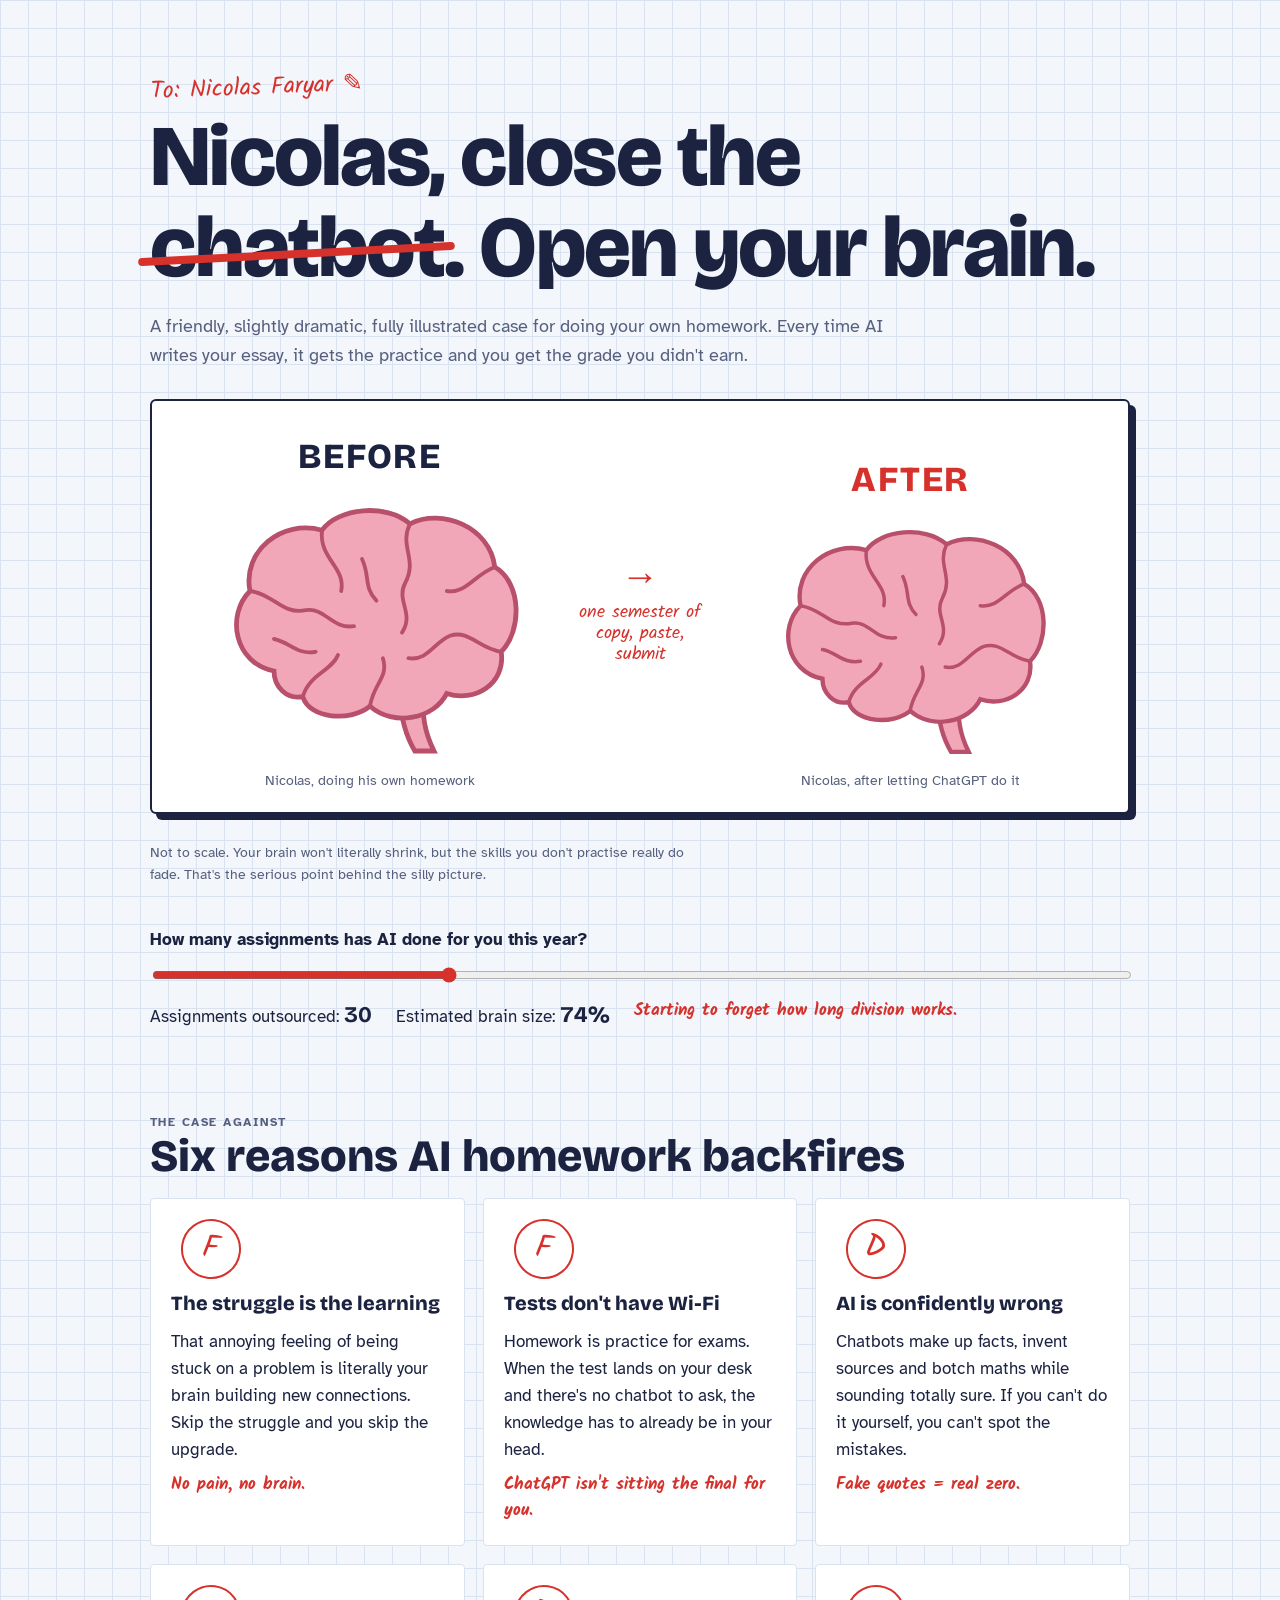
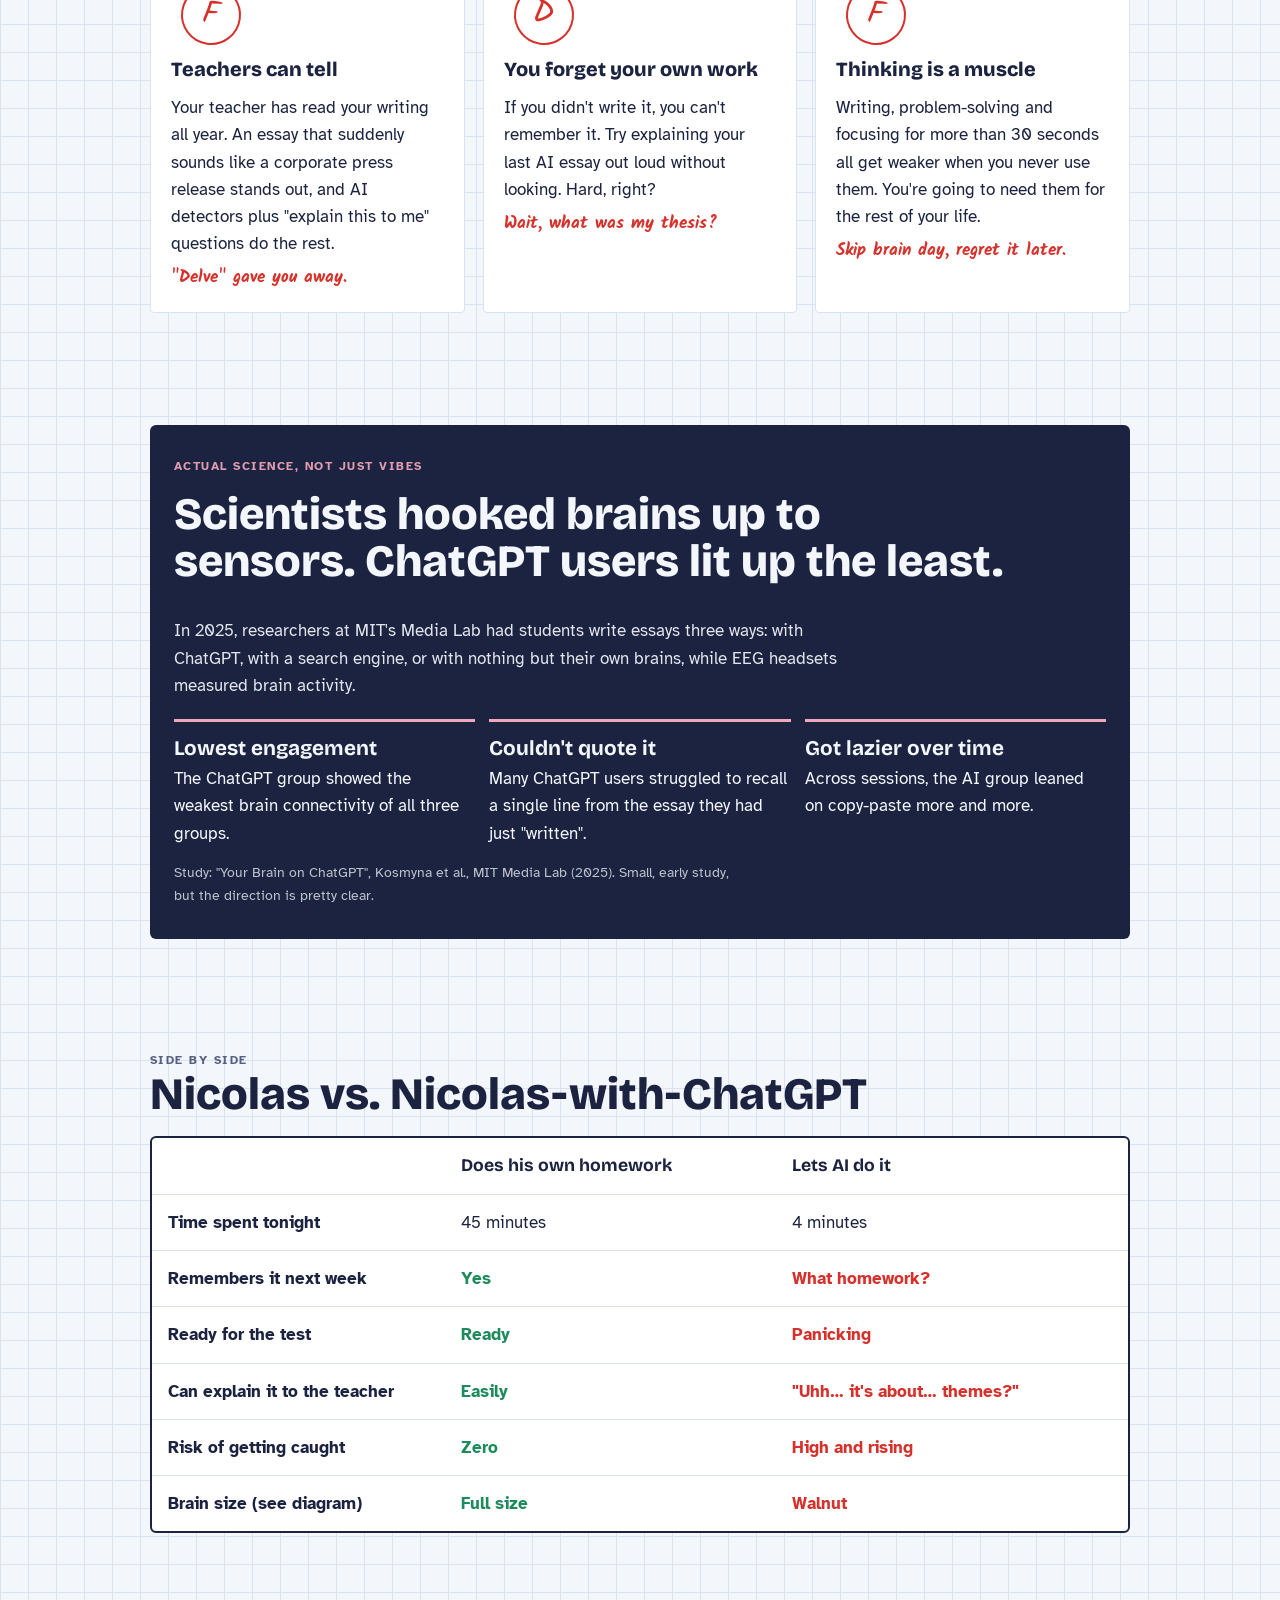
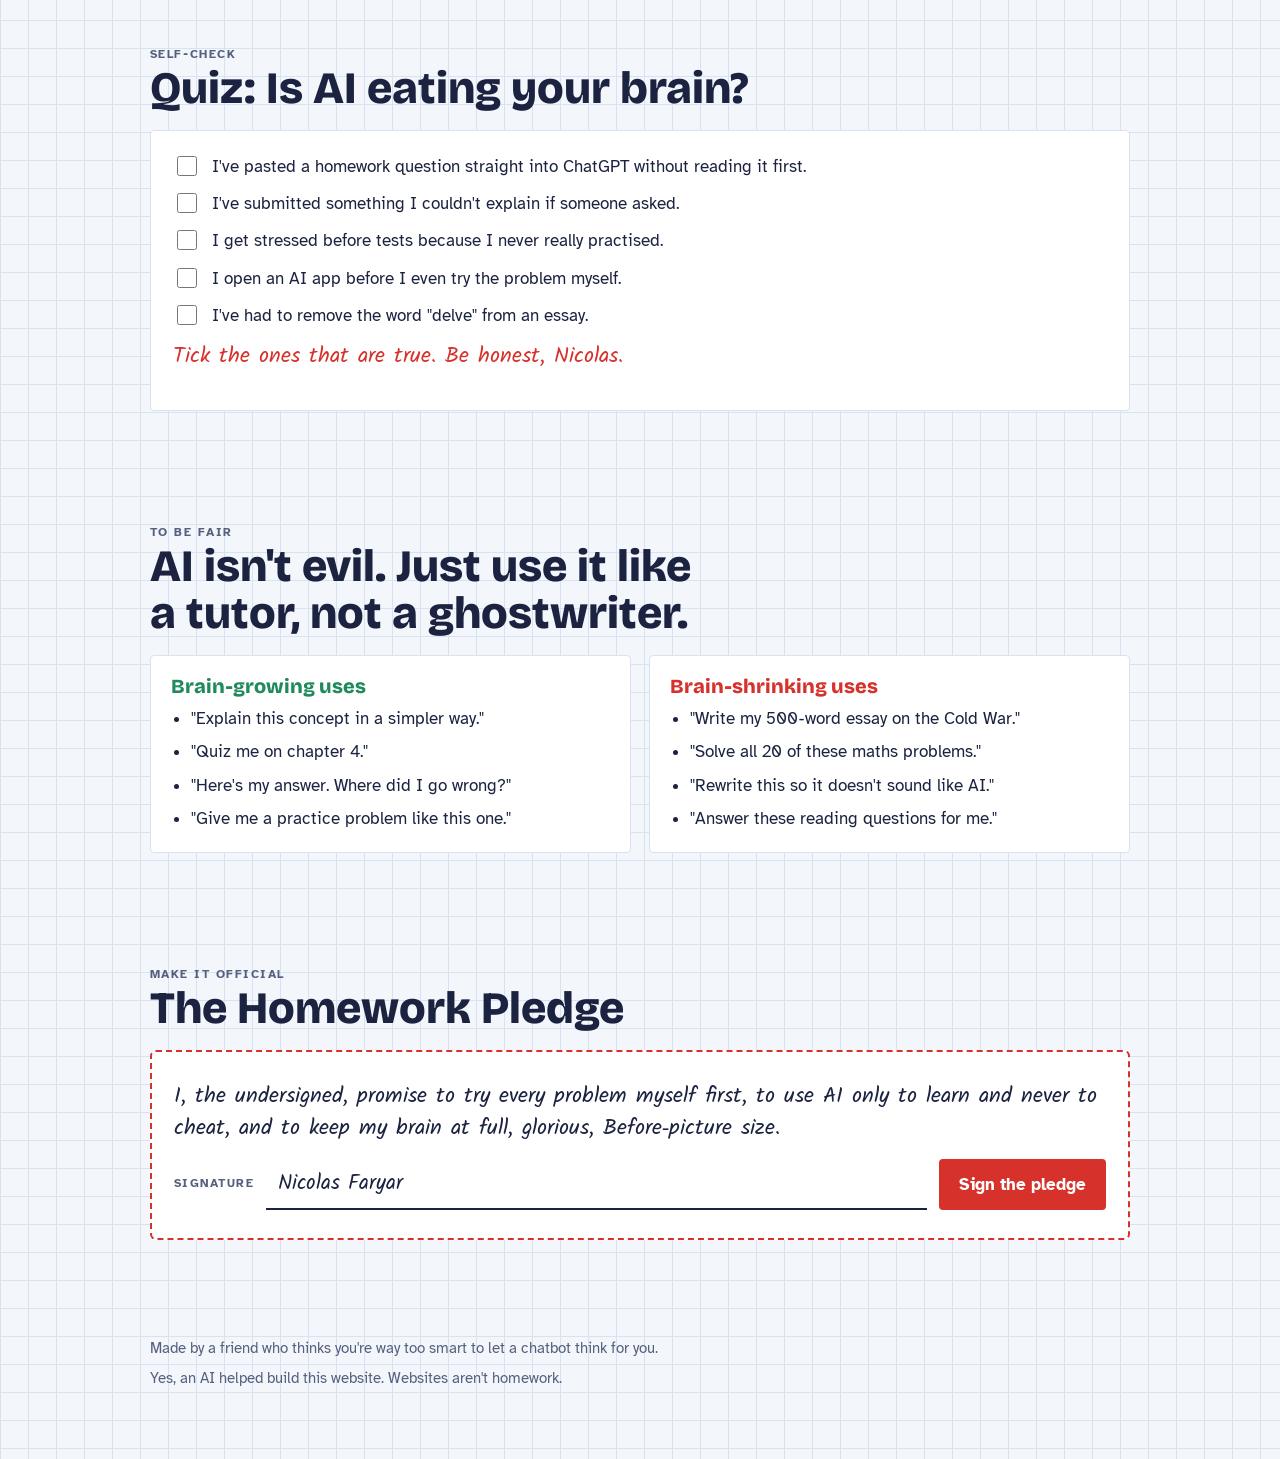
<file: index.html>
<!doctype html>
<html lang="en">
<head>
<meta charset="utf-8">
<meta name="viewport" content="width=device-width, initial-scale=1">
<title>Dear Nicolas: Do Your Homework</title>
<meta name="claude:viewport-fit-sides" content="cover">
<link rel="preconnect" href="https://fonts.googleapis.com">
<link rel="stylesheet" href="https://fonts.googleapis.com/css2?family=Bricolage+Grotesque:opsz,wght@12..96,500;12..96,800&family=Kalam:wght@400;700&family=Atkinson+Hyperlegible:wght@400;700&display=swap">
<style>
/* Layout: a graded homework sheet. Graph-paper ground, red-pen teacher notes in the margins, one big brain diagram up top. */
:root{
  --paper:#f3f6fb; --grid:#d9e2f0; --ink:#1b2340; --muted:#56607e;
  --red:#d6312b; --brain:#f2a7b8; --brain-line:#b8506c; --card:#ffffff; --ok:#1f8a5b;
  --display:"Bricolage Grotesque", "Arial Black", system-ui, sans-serif;
  --body:"Atkinson Hyperlegible", system-ui, -apple-system, sans-serif;
  --pen:"Kalam", "Comic Sans MS", cursive;
}
@media (prefers-color-scheme: dark){:root:not([data-theme="light"]){
  --paper:#121829; --grid:#1f2942; --ink:#e8ecf7; --muted:#9aa4c2;
  --red:#ff6b5e; --brain:#e98aa1; --brain-line:#ffd0db; --card:#1a2238; --ok:#4fd197; color-scheme:dark}}
:root[data-theme="dark"]{
  --paper:#121829; --grid:#1f2942; --ink:#e8ecf7; --muted:#9aa4c2;
  --red:#ff6b5e; --brain:#e98aa1; --brain-line:#ffd0db; --card:#1a2238; --ok:#4fd197; color-scheme:dark}

body{background:var(--paper);color:var(--ink);font-family:var(--body);font-size:17px;line-height:1.6;
  background-image:linear-gradient(var(--grid) 1px,transparent 1px),linear-gradient(90deg,var(--grid) 1px,transparent 1px);
  background-size:28px 28px;}
.wrap{max-width:980px;margin:0 auto;padding-left:max(16px,env(safe-area-inset-left,0px));padding-right:max(16px,env(safe-area-inset-right,0px));}
section{padding-block:56px}
h1,h2,h3{font-family:var(--display);text-wrap:balance;line-height:1.05;margin:0}
h1{font-size:clamp(2.6rem,8vw,5.4rem);font-weight:800;letter-spacing:-.02em}
h2{font-size:clamp(1.8rem,4.5vw,2.8rem);font-weight:800;margin-bottom:18px}
h3{font-size:1.25rem;font-weight:800;margin-bottom:6px}
p{margin:0;max-width:62ch}
.pen{font-family:var(--pen);color:var(--red);font-weight:700}
.eyebrow{font-family:var(--body);font-weight:700;text-transform:uppercase;letter-spacing:.12em;font-size:.78rem;color:var(--muted)}

/* hero */
.hero{padding-block:48px 24px;display:grid;gap:18px}
.to{font-family:var(--pen);font-size:1.5rem;color:var(--red);transform:rotate(-2deg);display:inline-block}
.strike{position:relative;white-space:nowrap}
.strike::after{content:"";position:absolute;left:-4%;right:-4%;top:52%;height:.09em;background:var(--red);transform:rotate(-3deg);border-radius:4px}
.lede{font-size:1.15rem;color:var(--muted)}

/* brains */
.brains{display:grid;grid-template-columns:1fr auto 1fr;align-items:end;gap:12px;background:var(--card);border:2px solid var(--ink);border-radius:6px;padding:28px 20px 20px;margin-top:10px;box-shadow:6px 6px 0 var(--ink)}
.brain-col{display:flex;flex-direction:column;align-items:center;gap:10px;min-width:0}
.brain-label{font-family:var(--display);font-weight:800;font-size:clamp(1.4rem,4vw,2.2rem);letter-spacing:.04em;text-transform:uppercase}
.brain-label.after{color:var(--red)}
.brain-svg{width:100%;max-width:320px;height:auto;display:block}
.brain-svg .lobe{fill:var(--brain);stroke:var(--brain-line);stroke-width:3}
.brain-svg .fold{fill:none;stroke:var(--brain-line);stroke-width:2.4;stroke-linecap:round}
.small-brain{width:34%;transition:width .5s cubic-bezier(.3,1.4,.5,1)}
.arrow{font-family:var(--pen);color:var(--red);font-size:1.1rem;text-align:center;align-self:center;line-height:1.2}
.arrow b{display:block;font-size:2.4rem}
.cap{font-size:.9rem;color:var(--muted);text-align:center}
.disclaimer{font-size:.85rem;color:var(--muted);margin-top:10px}

/* slider */
.shrinker{display:grid;gap:12px;margin-top:22px}
.shrinker label{font-weight:700}
input[type=range]{width:100%;accent-color:var(--red)}
.readout{display:flex;flex-wrap:wrap;gap:8px 24px;font-variant-numeric:tabular-nums}
.readout strong{font-family:var(--display);font-size:1.4rem}

/* reasons */
.reasons{display:grid;grid-template-columns:repeat(auto-fit,minmax(260px,1fr));gap:18px}
.reason{background:var(--card);border:1.5px solid var(--grid);border-radius:4px;padding:20px;display:grid;gap:8px;align-content:start;min-width:0}
.reason .pen{font-size:1.05rem}
.grade{float:right;font-family:var(--pen);font-size:2rem;color:var(--red);border:2.5px solid var(--red);border-radius:50%;width:56px;height:56px;display:grid;place-items:center;transform:rotate(8deg);margin:0 0 6px 10px}

/* research */
.lab{background:var(--ink);color:var(--paper);border-radius:6px;padding:32px 24px;display:grid;gap:14px}
.lab h2{color:var(--paper)}
.lab p{color:var(--paper);opacity:.92}
.lab .stats{display:grid;grid-template-columns:repeat(auto-fit,minmax(200px,1fr));gap:14px;margin-top:6px}
.lab .stat{border-top:3px solid var(--brain);padding-top:10px}
.lab .stat strong{font-family:var(--display);font-size:1.3rem;display:block}

/* compare table */
.tablebox{overflow-x:auto;background:var(--card);border:2px solid var(--ink);border-radius:6px}
table{border-collapse:collapse;width:100%;min-width:520px}
th,td{text-align:left;padding:14px 16px;border-bottom:1px solid var(--grid);vertical-align:top}
th{font-family:var(--display);font-size:1.1rem}
td:first-child{font-weight:700;width:30%}
tr:last-child td{border-bottom:0}
.yes{color:var(--ok);font-weight:700}.no{color:var(--red);font-weight:700}

/* quiz */
.quiz{display:grid;gap:10px;background:var(--card);border:1.5px solid var(--grid);border-radius:4px;padding:22px}
.quiz label{display:flex;gap:12px;align-items:flex-start;cursor:pointer}
.quiz input{width:20px;height:20px;margin-top:3px;accent-color:var(--red);flex:none}
.verdict{font-family:var(--pen);font-size:1.4rem;color:var(--red);min-height:2.2em}

/* smart way */
.smart{display:grid;grid-template-columns:repeat(auto-fit,minmax(280px,1fr));gap:18px}
.smart ul{margin:8px 0 0;padding-left:1.2em;display:grid;gap:6px}
.list{background:var(--card);border-radius:4px;padding:20px;border:1.5px solid var(--grid)}
.list.good h3{color:var(--ok)} .list.bad h3{color:var(--red)}

/* pledge */
.pledge{background:var(--card);border:2px dashed var(--red);border-radius:6px;padding:28px 22px;display:grid;gap:14px;position:relative;overflow:hidden}
.pledge blockquote{margin:0;font-family:var(--pen);font-size:1.35rem;line-height:1.5}
.sign-row{display:flex;flex-wrap:wrap;gap:12px;align-items:center}
.sign-row input{font:inherit;font-family:var(--pen);font-size:1.3rem;padding:8px 12px;border:0;border-bottom:2px solid var(--ink);background:transparent;color:var(--ink);min-width:0;flex:1 1 220px}
button{font:inherit;font-weight:700;background:var(--red);color:#fff;border:0;border-radius:4px;padding:12px 20px;cursor:pointer}
button:focus-visible,input:focus-visible{outline:3px solid var(--ink);outline-offset:3px}
.stamp{position:absolute;right:18px;top:18px;font-family:var(--display);font-weight:800;color:var(--ok);border:4px solid var(--ok);padding:6px 12px;border-radius:6px;transform:rotate(-12deg);font-size:1.3rem;letter-spacing:.06em;text-transform:uppercase;background:var(--card)}
.stamp.pop{animation:pop .4s ease-out}
@keyframes pop{from{transform:rotate(-12deg) scale(2.2);opacity:0}to{transform:rotate(-12deg) scale(1);opacity:1}}

footer{padding-block:40px 60px;color:var(--muted);font-size:.95rem;display:grid;gap:6px}

@media (max-width:560px){
  .brains{grid-template-columns:1fr 1fr;padding:20px 12px}
  .arrow{display:none}
  .stamp{position:static;justify-self:start}
}
@media (prefers-reduced-motion:reduce){*{animation:none!important;transition:none!important}}
</style>
</head>
<body>

<svg width="0" height="0" style="position:absolute" aria-hidden="true">
  <defs>
    <symbol id="brain" viewBox="0 0 200 165">
      <path style="fill:var(--brain);stroke:var(--brain-line);stroke-width:3" d="M118 126 C120 140 122 150 128 160 L140 160 C134 148 132 136 134 124 Z"/>
      <path style="fill:var(--brain);stroke:var(--brain-line);stroke-width:3" d="M40 110 C15 105 10 75 25 60 C20 35 45 15 70 22 C80 8 110 5 125 18 C145 8 175 20 178 45 C195 55 195 85 182 98 C185 118 165 130 148 124 C140 140 115 145 100 132 C88 142 62 140 58 126 C48 128 40 120 40 110 Z"/>
      <path style="fill:none;stroke:var(--brain-line);stroke-width:2.4;stroke-linecap:round" d="M70 22 C68 40 85 45 82 60"/>
      <path style="fill:none;stroke:var(--brain-line);stroke-width:2.4;stroke-linecap:round" d="M125 18 C118 32 130 40 122 55 C116 66 128 74 120 86"/>
      <path style="fill:none;stroke:var(--brain-line);stroke-width:2.4;stroke-linecap:round" d="M25 60 C40 62 45 75 60 72 C72 70 76 84 90 82"/>
      <path style="fill:none;stroke:var(--brain-line);stroke-width:2.4;stroke-linecap:round" d="M178 45 C165 50 160 62 148 60"/>
      <path style="fill:none;stroke:var(--brain-line);stroke-width:2.4;stroke-linecap:round" d="M182 98 C168 96 162 84 150 88 C140 92 136 104 124 102"/>
      <path style="fill:none;stroke:var(--brain-line);stroke-width:2.4;stroke-linecap:round" d="M58 126 C62 112 76 110 80 100"/>
      <path style="fill:none;stroke:var(--brain-line);stroke-width:2.4;stroke-linecap:round" d="M100 132 C102 118 112 114 108 102"/>
      <path style="fill:none;stroke:var(--brain-line);stroke-width:2.4;stroke-linecap:round" d="M95 40 C100 50 96 58 104 66"/>
      <path style="fill:none;stroke:var(--brain-line);stroke-width:2.4;stroke-linecap:round" d="M40 90 C50 92 54 100 66 98"/>
    </symbol>
  </defs>
</svg>

<div class="wrap">

  <header class="hero">
    <span class="to">To: Nicolas Faryar ✎</span>
    <h1>Nicolas, close the <span class="strike">chatbot</span>. Open your brain.</h1>
    <p class="lede">A friendly, slightly dramatic, fully illustrated case for doing your own homework. Every time AI writes your essay, it gets the practice and you get the grade you didn't earn.</p>

    <div class="brains" role="img" aria-label="Diagram: a normal size brain labeled Before, and a much smaller brain labeled After">
      <div class="brain-col">
        <div class="brain-label">Before</div>
        <svg class="brain-svg" viewBox="0 0 200 165"><use href="#brain"/></svg>
        <div class="cap">Nicolas, doing his own homework</div>
      </div>
      <div class="arrow"><b>→</b>one semester of<br>copy, paste,<br>submit</div>
      <div class="brain-col">
        <div class="brain-label after">After</div>
        <svg class="brain-svg small-brain" id="smallBrain" viewBox="0 0 200 165"><use href="#brain"/></svg>
        <div class="cap">Nicolas, after letting ChatGPT do it</div>
      </div>
    </div>
    <p class="disclaimer">Not to scale. Your brain won't literally shrink, but the skills you don't practise really do fade. That's the serious point behind the silly picture.</p>

    <div class="shrinker">
      <label for="hw">How many assignments has AI done for you this year?</label>
      <input type="range" id="hw" min="0" max="100" value="30">
      <div class="readout">
        <span>Assignments outsourced: <strong id="hwN">30</strong></span>
        <span>Estimated brain size: <strong id="pct">58%</strong></span>
        <span class="pen" id="note">Starting to forget how long division works.</span>
      </div>
    </div>
  </header>

  <section>
    <p class="eyebrow">The case against</p>
    <h2>Six reasons AI homework backfires</h2>
    <div class="reasons">
      <article class="reason"><span class="grade">F</span>
        <h3>The struggle is the learning</h3>
        <p>That annoying feeling of being stuck on a problem is literally your brain building new connections. Skip the struggle and you skip the upgrade.</p>
        <span class="pen">No pain, no brain.</span></article>
      <article class="reason"><span class="grade">F</span>
        <h3>Tests don't have Wi‑Fi</h3>
        <p>Homework is practice for exams. When the test lands on your desk and there's no chatbot to ask, the knowledge has to already be in your head.</p>
        <span class="pen">ChatGPT isn't sitting the final for you.</span></article>
      <article class="reason"><span class="grade">D</span>
        <h3>AI is confidently wrong</h3>
        <p>Chatbots make up facts, invent sources and botch maths while sounding totally sure. If you can't do it yourself, you can't spot the mistakes.</p>
        <span class="pen">Fake quotes = real zero.</span></article>
      <article class="reason"><span class="grade">F</span>
        <h3>Teachers can tell</h3>
        <p>Your teacher has read your writing all year. An essay that suddenly sounds like a corporate press release stands out, and AI detectors plus "explain this to me" questions do the rest.</p>
        <span class="pen">"Delve" gave you away.</span></article>
      <article class="reason"><span class="grade">D</span>
        <h3>You forget your own work</h3>
        <p>If you didn't write it, you can't remember it. Try explaining your last AI essay out loud without looking. Hard, right?</p>
        <span class="pen">Wait, what was my thesis?</span></article>
      <article class="reason"><span class="grade">F</span>
        <h3>Thinking is a muscle</h3>
        <p>Writing, problem-solving and focusing for more than 30 seconds all get weaker when you never use them. You're going to need them for the rest of your life.</p>
        <span class="pen">Skip brain day, regret it later.</span></article>
    </div>
  </section>

  <section>
    <div class="lab">
      <p class="eyebrow" style="color:var(--brain)">Actual science, not just vibes</p>
      <h2>Scientists hooked brains up to sensors. ChatGPT users lit up the least.</h2>
      <p>In 2025, researchers at MIT's Media Lab had students write essays three ways: with ChatGPT, with a search engine, or with nothing but their own brains, while EEG headsets measured brain activity.</p>
      <div class="stats">
        <div class="stat"><strong>Lowest engagement</strong>The ChatGPT group showed the weakest brain connectivity of all three groups.</div>
        <div class="stat"><strong>Couldn't quote it</strong>Many ChatGPT users struggled to recall a single line from the essay they had just "written".</div>
        <div class="stat"><strong>Got lazier over time</strong>Across sessions, the AI group leaned on copy-paste more and more.</div>
      </div>
      <p style="font-size:.9rem;opacity:.75">Study: "Your Brain on ChatGPT", Kosmyna et al., MIT Media Lab (2025). Small, early study, but the direction is pretty clear.</p>
    </div>
  </section>

  <section>
    <p class="eyebrow">Side by side</p>
    <h2>Nicolas vs. Nicolas‑with‑ChatGPT</h2>
    <div class="tablebox">
      <table>
        <thead><tr><th></th><th>Does his own homework</th><th>Lets AI do it</th></tr></thead>
        <tbody>
          <tr><td>Time spent tonight</td><td>45 minutes</td><td>4 minutes</td></tr>
          <tr><td>Remembers it next week</td><td class="yes">Yes</td><td class="no">What homework?</td></tr>
          <tr><td>Ready for the test</td><td class="yes">Ready</td><td class="no">Panicking</td></tr>
          <tr><td>Can explain it to the teacher</td><td class="yes">Easily</td><td class="no">"Uhh… it's about… themes?"</td></tr>
          <tr><td>Risk of getting caught</td><td class="yes">Zero</td><td class="no">High and rising</td></tr>
          <tr><td>Brain size (see diagram)</td><td class="yes">Full size</td><td class="no">Walnut</td></tr>
        </tbody>
      </table>
    </div>
  </section>

  <section>
    <p class="eyebrow">Self‑check</p>
    <h2>Quiz: Is AI eating your brain?</h2>
    <form class="quiz" id="quiz">
      <label><input type="checkbox" id="q1"> I've pasted a homework question straight into ChatGPT without reading it first.</label>
      <label><input type="checkbox" id="q2"> I've submitted something I couldn't explain if someone asked.</label>
      <label><input type="checkbox" id="q3"> I get stressed before tests because I never really practised.</label>
      <label><input type="checkbox" id="q4"> I open an AI app before I even try the problem myself.</label>
      <label><input type="checkbox" id="q5"> I've had to remove the word "delve" from an essay.</label>
      <div class="verdict" id="verdict" aria-live="polite">Tick the ones that are true. Be honest, Nicolas.</div>
    </form>
  </section>

  <section>
    <p class="eyebrow">To be fair</p>
    <h2>AI isn't evil. Just use it like a tutor, not a ghostwriter.</h2>
    <div class="smart">
      <div class="list good"><h3>Brain‑growing uses</h3>
        <ul>
          <li>"Explain this concept in a simpler way."</li>
          <li>"Quiz me on chapter 4."</li>
          <li>"Here's my answer. Where did I go wrong?"</li>
          <li>"Give me a practice problem like this one."</li>
        </ul></div>
      <div class="list bad"><h3>Brain‑shrinking uses</h3>
        <ul>
          <li>"Write my 500‑word essay on the Cold War."</li>
          <li>"Solve all 20 of these maths problems."</li>
          <li>"Rewrite this so it doesn't sound like AI."</li>
          <li>"Answer these reading questions for me."</li>
        </ul></div>
    </div>
  </section>

  <section>
    <p class="eyebrow">Make it official</p>
    <h2>The Homework Pledge</h2>
    <form class="pledge" id="pledge">
      <blockquote>I, the undersigned, promise to try every problem myself first, to use AI only to learn and never to cheat, and to keep my brain at full, glorious, Before‑picture size.</blockquote>
      <div class="sign-row">
        <label for="sig" class="eyebrow">Signature</label>
        <input id="sig" value="Nicolas Faryar" autocomplete="off">
        <button type="submit">Sign the pledge</button>
      </div>
      <div class="stamp" id="stamp" hidden>Brain saved</div>
      <p class="pen" id="thanks" hidden></p>
    </form>
  </section>

  <footer>
    <p>Made by a friend who thinks you're way too smart to let a chatbot think for you.</p>
    <p>Yes, an AI helped build this website. Websites aren't homework.</p>
  </footer>
</div>

<script>
(function(){
  const hw=document.getElementById('hw'), brain=document.getElementById('smallBrain');
  const n=document.getElementById('hwN'), pct=document.getElementById('pct'), note=document.getElementById('note');
  const notes=[[0,"Perfect. Full-size, fully operational brain."],[10,"A little rusty, still fixable."],[25,"Starting to forget how long division works."],[45,"Can't remember what a verb is."],[65,"Asks ChatGPT what to eat for lunch."],[85,"Brain now fits inside a pistachio shell."],[100,"Brain has left the chat."]];
  function upd(){
    const v=+hw.value, size=Math.round(100-v*0.88);
    n.textContent=v; pct.textContent=size+'%';
    brain.style.width=Math.max(10,size)+'%';
    let t=notes[0][1]; for(const [k,s] of notes){ if(v>=k) t=s; } note.textContent=t;
  }
  hw.addEventListener('input',upd); upd();

  const verdict=document.getElementById('verdict');
  const lines=["Tick the ones that are true. Be honest, Nicolas.","1 out of 5. Mostly fine, keep an eye on it.","2 out of 5. The brain is starting to shrink.","3 out of 5. Danger zone. Close the tab.","4 out of 5. Your brain is filing a complaint.","5 out of 5. Walnut status confirmed. Read this page again."];
  document.getElementById('quiz').addEventListener('change',e=>{
    const c=document.querySelectorAll('#quiz input:checked').length; verdict.textContent=lines[c];
  });

  document.getElementById('pledge').addEventListener('submit',e=>{
    e.preventDefault();
    const name=document.getElementById('sig').value.trim()||'Nicolas Faryar';
    const st=document.getElementById('stamp'), th=document.getElementById('thanks');
    st.hidden=false; st.classList.remove('pop'); void st.offsetWidth; st.classList.add('pop');
    th.hidden=false; th.textContent="Signed by "+name+". Your Before brain thanks you.";
    hw.value=0; upd();
  });
})();
</script>
</body>
</html>
</file>
